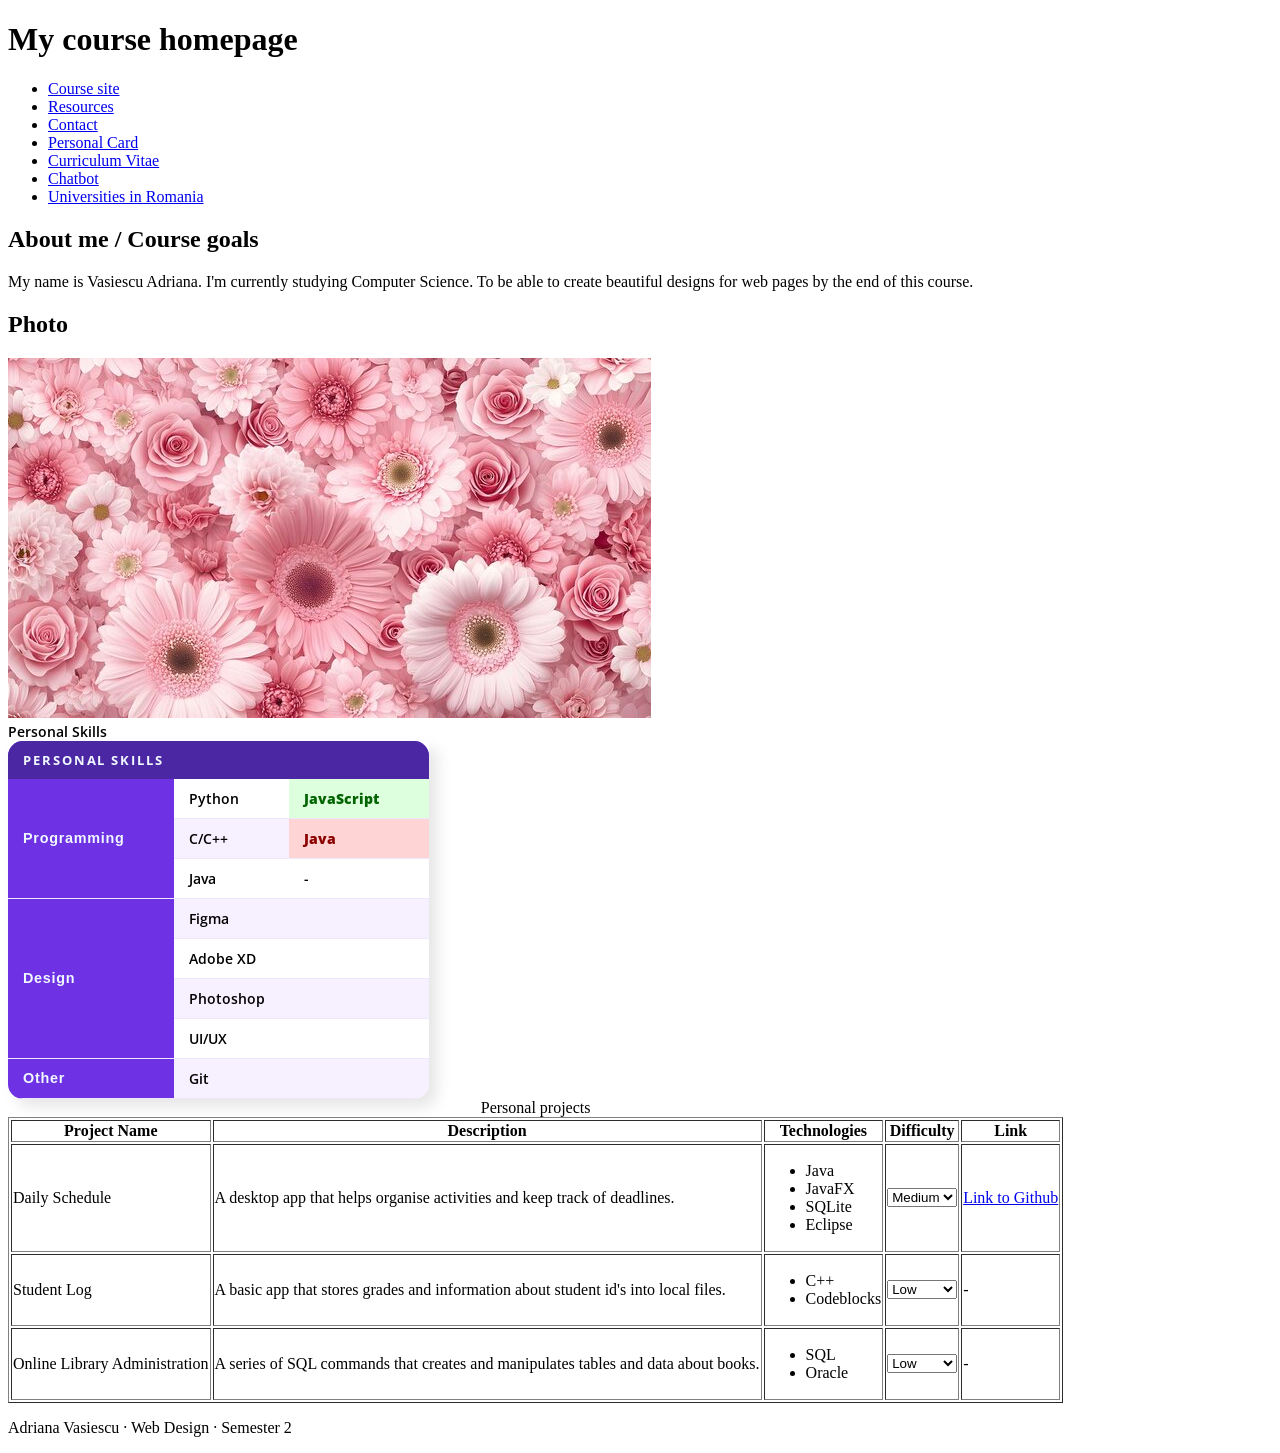
<file: index.html>
<!DOCTYPE html>
<html lang="en">
<head>
  <link rel="preconnect" href="https://fonts.googleapis.com">
  <link rel="preconnect" href="https://fonts.gstatic.com" crossorigin>
  <link href="https://fonts.googleapis.com/css2?family=Open+Sans:ital,wght@0,300..800;1,300..800&display=swap" rel="stylesheet">
  <meta charset="UTF-8">
  <meta name="viewport" content="width=device-width">
  <title>Course homepage - Heading hierarchy example</title>
  <link rel="stylesheet" href="style.css">
   <style>
    table.skill-display thead {
        font-size: 0.8rem;
        background-color: rgb(111, 49, 228);
        
    }
  </style>
</head>
<body>
  <header>
    <h1>My course homepage</h1>
  </header>
  <nav aria-label="Main navigation">
    <ul>
      <li><a href="https://stefaniga.github.io/ewd-uvt-2026/lecture-1/">Course site</a></li>
      <li><a href="https://stefaniga.github.io/ewd-uvt-2026/labs/">Resources</a></li>
      <li><a href="contact.html">Contact</a> </li>
      <li><a href="card.html">Personal Card</a></li>
      <li><a href="cv.html">Curriculum Vitae</a></li>
      <li><a href ="chatbot.html">Chatbot</a> </li>
      <li><a href="universities.html">Universities in Romania</a> </li>
    </ul>
  </nav>
  <main id="main-content">
    <section>
      <h2>About me / Course goals</h2>
      <p>My name is Vasiescu Adriana. I'm currently studying Computer Science. To be able to create beautiful designs for web pages by the end of this course.</p>
    </section>
    <section>
      <h2>Photo</h2>
      <img src="360_F_1259180121_rKxqQ3axerj2dqdNRu1DFFnIy3X4XsMe.jpg" alt="A decorative picture with an assortment of pastel pink flowers for a cozy vibe.">
    </section>

    <table class="skill-display">
    <caption style="text-align: left;">Personal Skills</caption>
    <thead>
        <tr>
            <th scope="col" colspan="3" style="background-color: #4c27a4; text-transform: uppercase; letter-spacing: 0.15em;">Personal Skills</th>
        </tr>
    </thead>
    <tbody>
        <tr>
            <th scope="row" rowspan="3">Programming</th>
            <td>Python</td>
            <td style="background-color: #deffde; font-weight: bolder; color: darkgreen;">JavaScript</td>
        </tr>
        <tr>
            <td>C/C++</td>
            <td style="background-color: #ffd4d4; font-weight: bolder; color: darkred;">Java</td>
        </tr>
        <tr>
            <td>Java</td>
            <td>-</td>
        </tr>
        <tr>
            <th scope="row" rowspan="4">Design</th>
            <td colspan="2">Figma</td>
        </tr>
        <tr>
            <td colspan="2">Adobe XD</td>
        </tr>
        <tr>
            <td colspan="2">Photoshop</td>
        </tr>
        <tr>
            <td colspan="2">UI/UX</td>
        </tr>
        <tr>
            <th scope="row">Other</th>
            <td colspan="2">Git</td>
        </tr>
    </tbody>
  </table>

  <table border="1">
      <caption>Personal projects</caption>
      <thead>
        <tr>
          <th scope="col">Project Name</th>
          <th scope="col">Description</th>
          <th scope="col">Technologies</th>
          <th scope="col">Difficulty</th>
          <th scope="col">Link</th>
        </tr>
      </thead>

      <tbody>
        <tr>
          <td>Daily Schedule</td>
          <td>A desktop app that helps organise activities and keep track of deadlines.</td>
          <td>
            <ul>
              <li>Java</li>
              <li>JavaFX</li>
              <li>SQLite</li>
              <li>Eclipse</li>
            </ul>
          </td>
          <td>
            <select name="difficulty">
              <option value="low">Low</option>
              <option value="medium" selected>Medium</option>
              <option value="high">High</option>
            </select>
          </td>
          <td><a href="https://github.com/Programare-III-2025-2026/p3-proiect-gr8-4dr1-R.git">Link to Github</a></td>
        </tr>
        <tr>
          <td>Student Log</td>
          <td>A basic app that stores grades and information about student id's into local files.</td>
          <td>
            <ul>
              <li>C++</li>
              <li>Codeblocks</li>
            </ul>
          </td>
          <td><select name="difficulty">
                <option value="low" selected>Low</option>
                <option value="medium">Medium</option>
                <option value="high">High</option>
              </select>
          </td>
          <td>-</td>
        </tr>
        <tr>
          <td>Online Library Administration</td>
          <td>A series of SQL commands that creates and manipulates tables and data about books.</td>
          <td>
            <ul>
              <li>SQL</li>
              <li>Oracle</li>
            </ul>
          </td>
          <td><select name="difficulty">
                <option value="low" selected>Low</option>
                <option value="medium">Medium</option>
                <option value="high">High</option>
              </select>
          </td>
          <td>-</td>
        </tr>

      </tbody>

  </table>

  </main>
  <footer>
    <p>Adriana Vasiescu · Web Design · Semester 2</p>
  </footer>
</body>
</html>
</file>
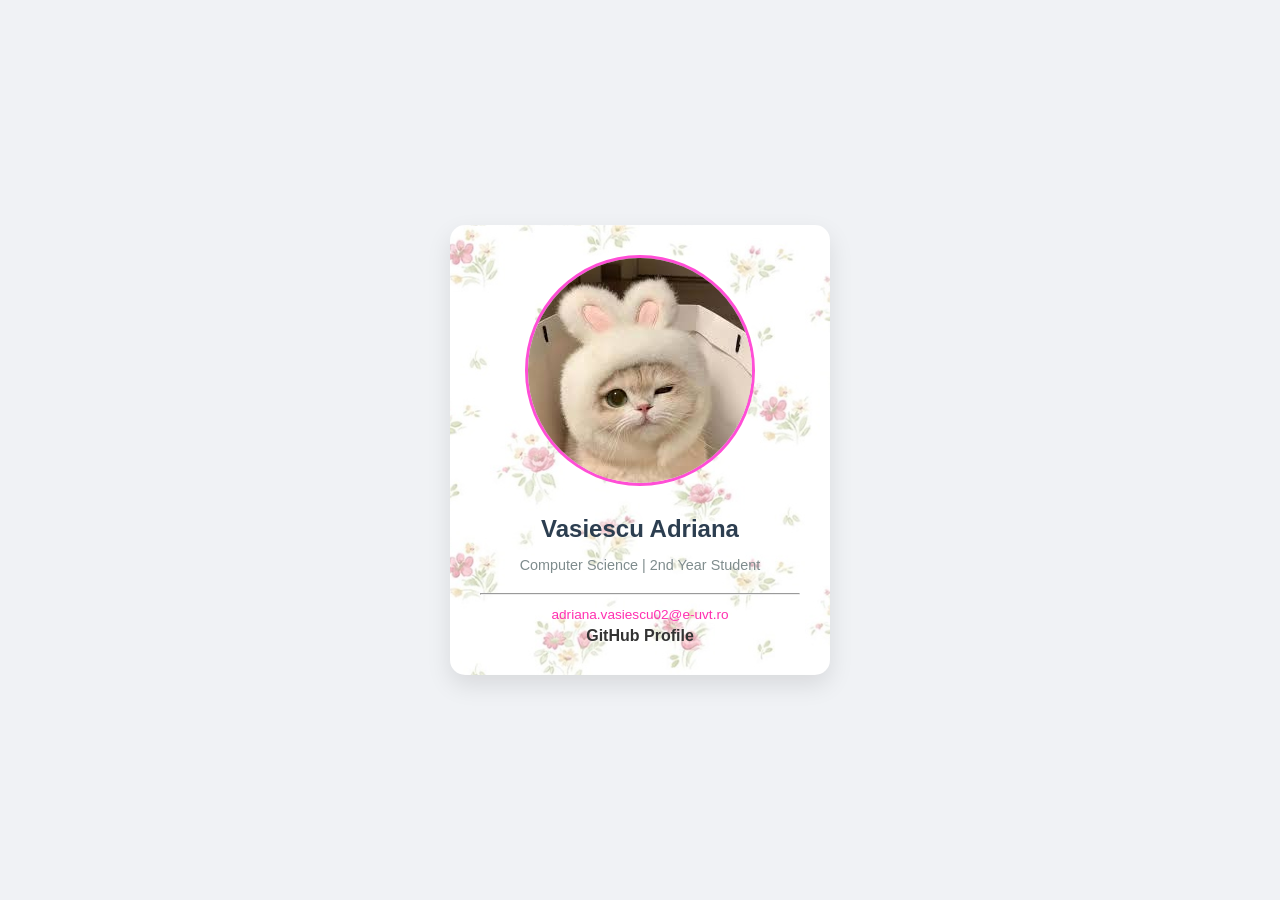
<file: card.html>
<!DOCTYPE html>
<html lang="en">
<head>
    <meta charset="UTF-8">
    <meta name="viewport" content="width=device-width">
    <title>Personal Card</title>
    <link rel="stylesheet" href="card.css">
</head>
<body>

    <div id="main-card" class="card-container">
        
        <img src="images.jpg" alt="Profile Picture" id="profile-img">
        
        <h1 class="text-primary">Vasiescu Adriana</h1>
        
        <p class="text-secondary"> Computer Science | 2nd Year Student</p>
        
        <hr>

        <div class="links-section">
            <a href="mailto:adriana.vasiescu02@e-uvt.ro" class="contact-link">adriana.vasiescu02@e-uvt.ro</a>
            <br>
            <a href="https://github.com/4dr1-R" id="github-url">GitHub Profile</a>
        </div>
        
    </div>

</body>
</html>
</file>
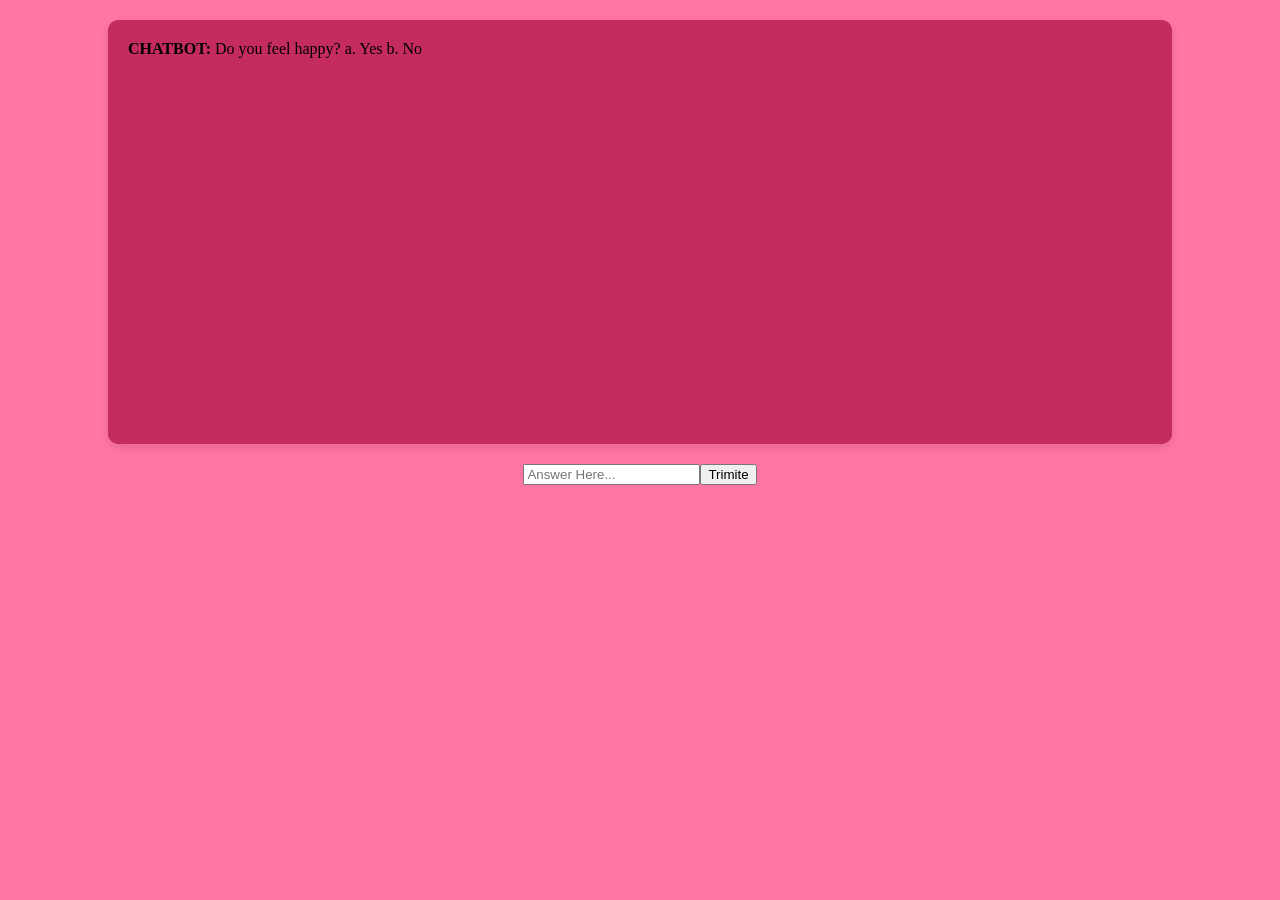
<file: chatbot.html>
<!DOCTYPE html>
<html lang="en">
<head>
    <meta charset="UTF-8">
    <meta name="viewport" content="width=device-width, initial-scale=1.0">
    <title>Chatbot</title>
    <link rel="stylesheet" href="chatbot.css">
</head>
<body>
    <div class="chat-container" id="chat-container">
    </div>
    <form id="chat-form">
        <input type="text" id="user-input" placeholder="Answer Here...">
        <button type="submit">Trimite</button>
    </form>
    <script src="chatbot.js"></script>
</body>
</html>
</file>
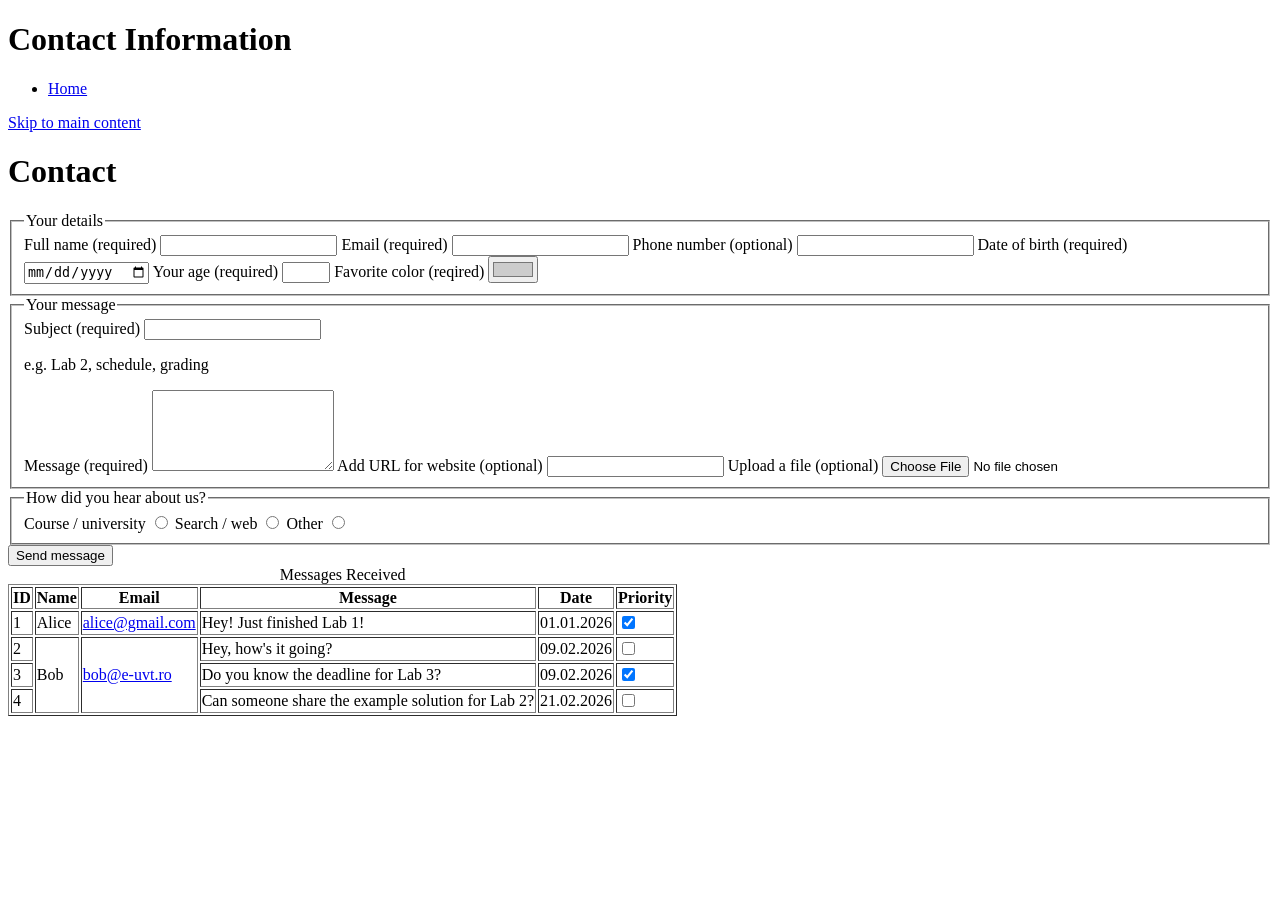
<file: contact.html>
<!DOCTYPE html>
<html lang="en">
<head>
  <meta charset="UTF-8">
  <meta name="viewport" content="width=device-width">
  <title>Contact Information</title>
</head>
<body>
    <header>
        <h1>Contact Information</h1>
    </header>
    
    <nav aria-label="Main navigation">
        <ul>
            <li><a href="index.html">Home</a></li>
        </ul>
    </nav>
    <a href="#main-content" class="skip-link">Skip to main content</a>
    <main id="main-content">
        <h1>Contact</h1>
        <div>
            <form method="post" action="#" aria-label="Contact form" id="contactForm">
            <fieldset>
                    <legend>Your details</legend>
                    <label for="name">Full name (required)</label>
                    <input type="text" id="name" name="name" required>
                    <label for="email">Email (required)</label>
                    <input type="email" id="email" name="email" required>
                    <label for="phone">Phone number (optional)</label>
                    <input type="tel" id="phone" name="phone"> 
                    <label for="dob">Date of birth (required)</label>
                    <input type="date" id="dob" required>
                    <label for="age">Your age (required)</label>
                    <input type="number" min="18" max="60" id="age" required>
                    <label for="favColor">Favorite color (reqired)</label>
                    <input type="color" id="favColor" required value="#cccccc">

            </fieldset>
            <fieldset>
                    <legend>Your message</legend>
                    <label for="subject">Subject (required)</label>
                    <input type="text" id="subject" name="subject" required aria-describedby="subject-hint">
                    <p id="subject-hint" class="form-hint">e.g. Lab 2, schedule, grading</p>
                    <label for="msg">Message (required)</label>
                    <textarea id="msg" name="message" rows="5" required></textarea>
                    <label for="website">Add URL for website (optional)</label>
                    <input type="url" id="website">
                    <label for="fileUpload">Upload a file (optional)</label>
                    <input type="file" id="fileUpload" accept=".pdf,.docx">
                    
            </fieldset>
            <fieldset>
                    <legend>How did you hear about us?</legend>
                    <label for="hear-course">Course / university</label>
                    <input type="radio" id="hear-course" name="hear" value="course" required>
                    <label for="hear-search">Search / web</label>
                    <input type="radio" id="hear-search" name="hear" value="search">
                    <label for="hear-other">Other</label>
                    <input type="radio" id="hear-other" name="hear" value="other">
            </fieldset>
            <button type="submit">Send message</button>
            </form>
        </div>

    <table border="1">
        <caption>Messages Received</caption>
        <tr>
            <th scope="col">ID</th>
            <th scope="col">Name</th>
            <th scope="col">Email</th>
            <th scope="col">Message</th>
            <th scope="col">Date</th>
            <th scope="col">Priority</th>
        </tr>
        <tr>
            <td>1</td>
            <td>Alice</td>
            <td><a href="mailto:alice@gmail.com">alice@gmail.com</a></td>
            <td>Hey! Just finished Lab 1!</td>
            <td>01.01.2026</td>
            <td><input type="checkbox" checked></td>
        </tr>
        <tr>
            <td>2</td>
            <td rowspan="3">Bob</td>
            <td rowspan="3"><a href="mailto:bob@e-uvt.ro">bob@e-uvt.ro</a></td>
            <td>Hey, how's it going?</td>
            <td>09.02.2026</td>
            <td><input type="checkbox"></td>
        </tr>
        <tr>
            <td>3</td>
            <td>Do you know the deadline for Lab 3?</td>
            <td>09.02.2026</td>
            <td><input type="checkbox" checked></td>
        </tr>
        <tr>
            <td>4</td>
            <td>Can someone share the example solution for Lab 2?</td>
            <td>21.02.2026</td>
            <td><input type="checkbox"></td>
        </tr>

    </table>
    </main>
    <footer>

    </footer>
    <script src="contact.js"></script>
</body>
</html>
</file>
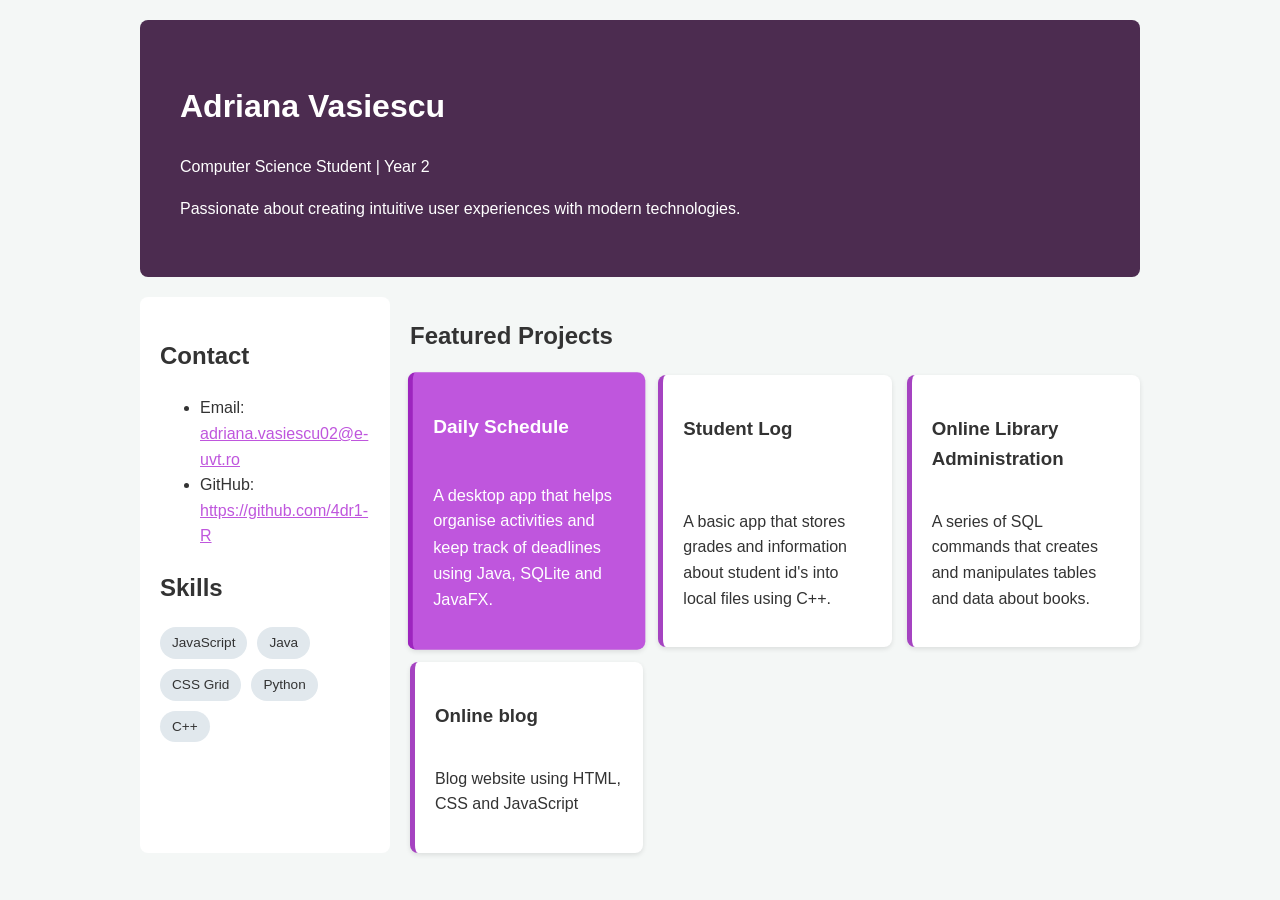
<file: cv.html>
<!DOCTYPE html>
<html lang="en">
<head>
    <meta charset="UTF-8">
    <meta name="viewport" content="width=device-width">
    <title>Personal CV</title>
    <link rel="stylesheet" href="style.css">
</head>
<body class="cv-body">

    <div class="cv-container">
        <header class="profile">
            <h1>Adriana Vasiescu</h1>
            <p>Computer Science Student | Year 2</p>
            <p class="description">Passionate about creating intuitive user experiences with modern technologies.</p>
        </header>

        <aside class="sidebar">
            <section class="contact-info">
                <h2>Contact</h2>
                <ul>
                    <li>Email: <a href="mailto:adriana.vasiescu02@e-uvt.ro" class="links">adriana.vasiescu02@e-uvt.ro </a></li>
                    <li>GitHub: <a href="https://github.com/4dr1-R" class="links">https://github.com/4dr1-R</a></li>
                </ul>
            </section>

            <section class="skills">
                <h2>Skills</h2>
                <div class="skill-tags">
                    <span>JavaScript</span>
                    <span>Java</span>
                    <span>CSS Grid</span>
                    <span>Python</span>
                    <span>C++</span>
                </div>
            </section>
        </aside>

        <main class="projects-section">
            <h2>Featured Projects</h2>
            <div class="projects-grid">
                <div class="card featured-card">
                    <h3>Daily Schedule</h3>
                    <p>A desktop app that helps organise activities and keep track of deadlines using Java, SQLite and JavaFX.</p>
                </div>
                <div class="card">
                    <h3>Student Log</h3>
                    <p>A basic app that stores grades and information about student id's into local files using C++.</p>
                </div>
                <div class="card">
                    <h3>Online Library Administration</h3>
                    <p>A series of SQL commands that creates and manipulates tables and data about books.</p>
                </div>

                 <div class="card">
                    <h3>Online blog</h3>
                    <p>Blog website using HTML, CSS and JavaScript</p>
                </div>
            </div>
        </main>
    </div>

</body>
</html>
</file>
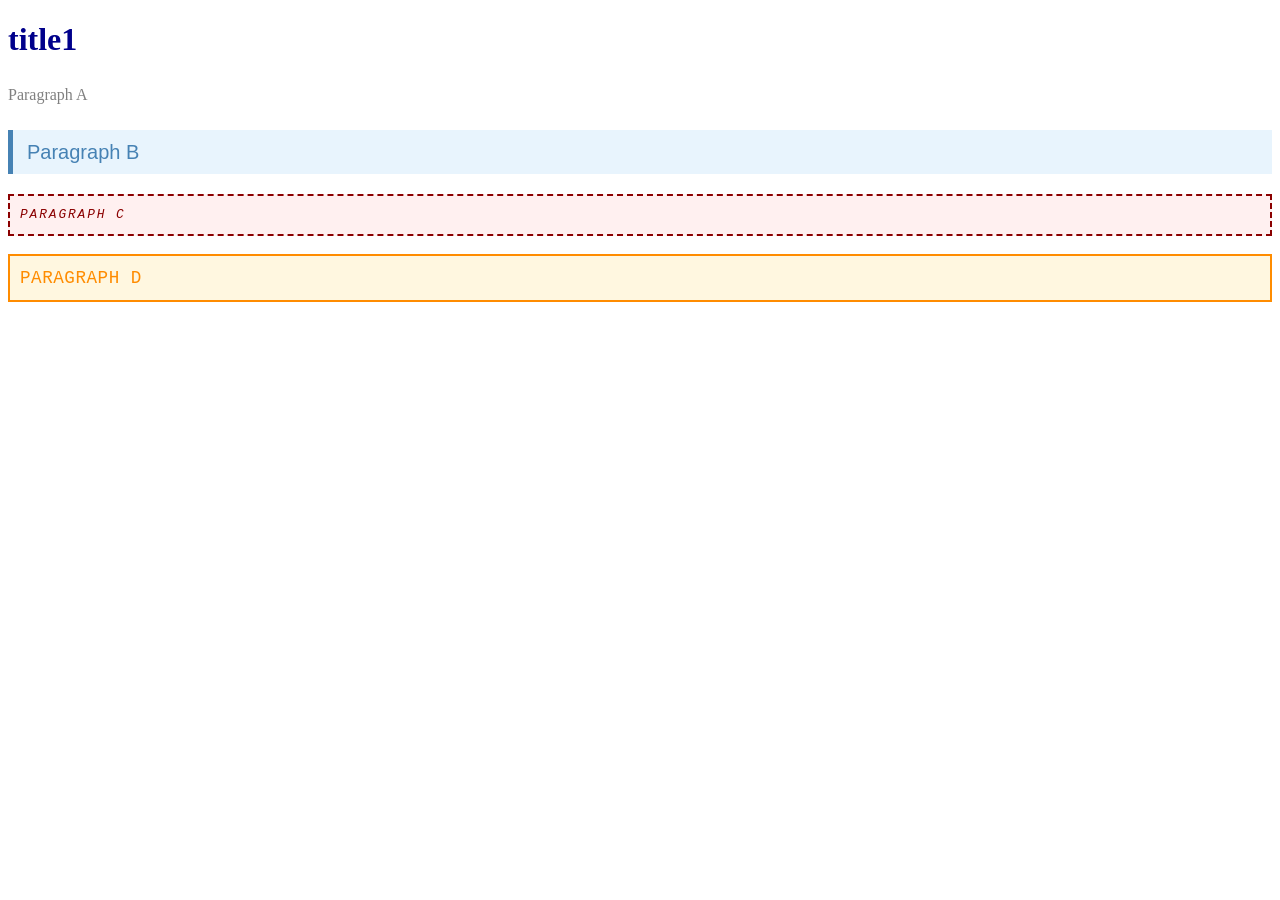
<file: specificity.html>
<!DOCTYPE html>
<html lang="en">
<head>
    <meta charset="UTF-8">
    <title>Specificity Game</title>
    <link rel="stylesheet" href="style.css">
    <style>
        h1 {
            color: darkblue;
        }

        p {
            color: gray;
            font-size: 1rem;
            font-family: Georgia, serif;
            line-height: 1.4;
            padding: 4px 0;
        }

        .info {
            color: steelblue;
            font-size: 1.25rem;
            background-color: #e8f4fd;
            padding: 8px 14px;
            border-left: 5px solid steelblue;
            font-family: Arial, sans-serif;
        }

        #warning {
            color: darkred;
            font-size: 0.8rem;
            font-style: italic;
            text-transform: uppercase;
            letter-spacing: 0.15em;
            border: 2px dashed darkred;
            padding: 10px;
            background-color: #fff0f0;
            font-family: 'Courier New', monospace;
        }

        #warning.info {
            color: darkorange;
            background-color: #fff7e0;
            border: 2px solid darkorange;
            font-size: 1.1rem;
            font-style: normal;
            letter-spacing: 0.03em;
        }
    </style>
</head>
<body>
    <h1>title1</h1>

    <p>Paragraph A</p>

    <p class="info">Paragraph B</p>

    <p id="warning">Paragraph C</p>

    <p class="info" id="warning">Paragraph D</p>

</body>
</html>
</file>
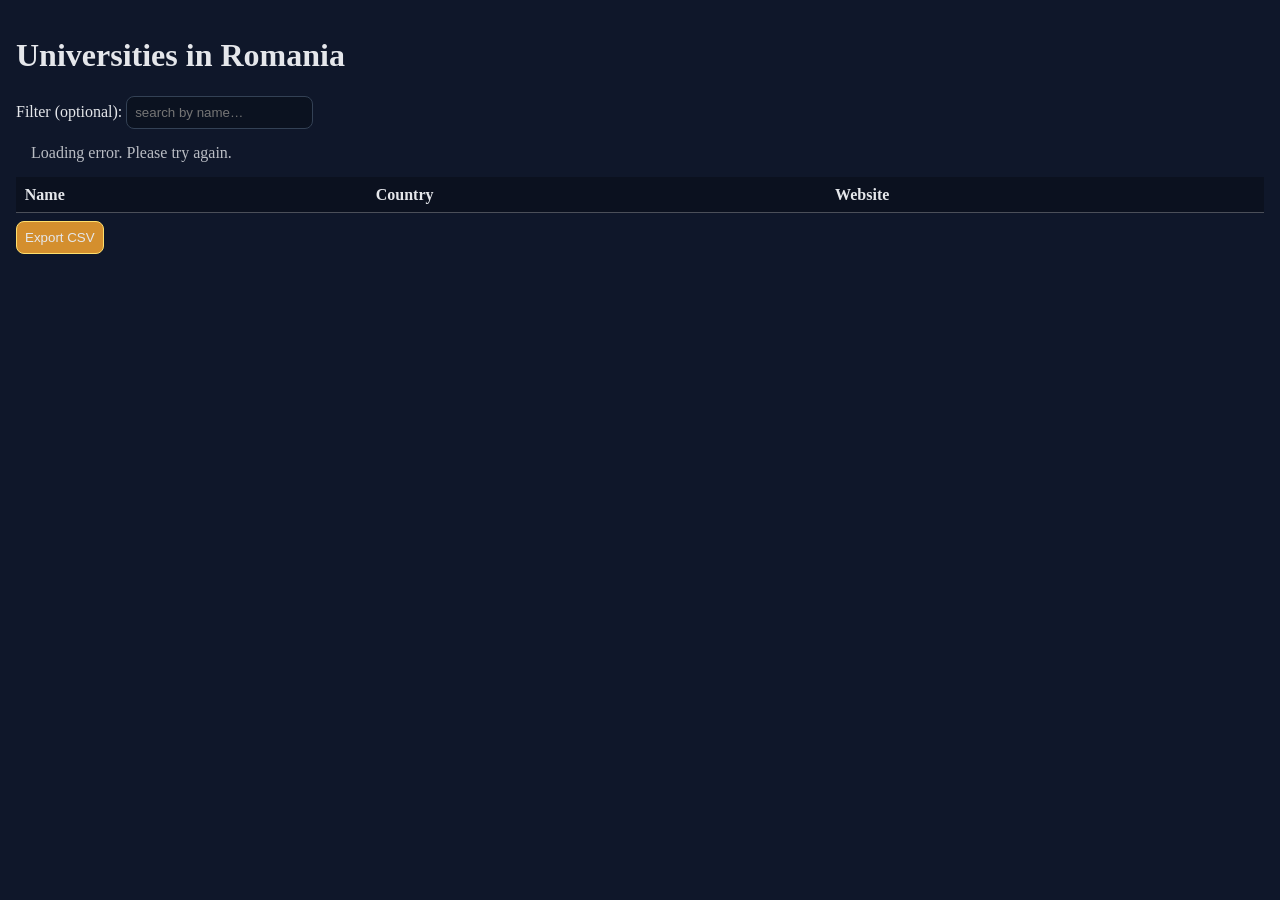
<file: universities.html>
<!DOCTYPE html>
<html lang="en">
<head>
  <meta charset="UTF-8">
  <meta name="viewport" content="width=device-width">
  <title>Universities in Romania</title>
  <link rel="stylesheet" href="universities.css">
</head>

<body>
    <div>
        <h1>Universities in Romania</h1>
        <label for="q">Filter (optional):</label>
        <input id="q" placeholder="search by name…" />

        <div id="status" class="status"></div>

        <table>
            <thead>
            <tr>
                <th>Name</th>
                <th>Country</th>
                <th>Website</th>
            </tr>
            </thead>
            <tbody id="tbody"></tbody>
        </table>
    </div>

    <button id="exportCsv">Export CSV</button>

    <script src="universities.js"></script>
</body>
</html>
</file>
<file: style.css>
h1.test{
    color: #6dffce;
   font-style:italic;
   padding: 10px; 
}


.skill-display {
    border-collapse: separate;
    border-spacing: 0;
    overflow: hidden;
    font-family:'Open Sans', sans-serif;
    font-size: 0.9rem;
    font-weight: 600;
    border-bottom-left-radius: 15px;
    border-bottom-right-radius: 15px;
    box-shadow: 8px 8px 15px rgba(0, 0, 0, 0.1);
}


.skill-display thead tr:first-child th:first-child {
    border-top-left-radius: 15px;
}

.skill-display thead tr:first-child th:last-child {
    border-top-right-radius: 15px;
}


.skill-display th {
    background-color: rgb(111, 49, 228);
    color: aliceblue;
    text-align: left;  
    padding: 10px 50px 10px 15px; 
    letter-spacing: 0.05em;
}

.skill-display tbody tr:nth-child(even) {
    background-color: #f7f1ff;

}

.skill-display tbody td, .skill-display tbody th {
    border-bottom: 1px solid #eee8ff;
    padding: 10px 50px 10px 15px;     
}

.skill-display tbody th {
    font-family: Arial, Helvetica, sans-serif;
}



/*styling for CV.HTML*/

.cv-body {
    font-family: 'Segoe UI', Tahoma, Geneva, Verdana, sans-serif;
    background-color: #f4f7f6;
    color: #333;
    line-height: 1.6;
    margin: 0;
    padding: 20px;
}

.cv-container {
    display: grid;
    max-width: 1000px;
    margin: 0 auto;
    gap: 20px;
    grid-template-areas: 
        "header header"
        "sidebar main";
    grid-template-columns: 250px 1fr;
}

.profile { grid-area: header; background: #4c2c50; color: white; padding: 40px; border-radius: 8px; }
.sidebar { grid-area: sidebar; background: #fff; padding: 20px; border-radius: 8px; }
.projects-section { grid-area: main; }


.projects-grid {
    display: grid;
    grid-template-columns: repeat(auto-fit, minmax(200px, 1fr));
    gap: 15px;
}


.card {
    background: white;
    padding: 20px;
    border-radius: 8px;
    border-left: 5px solid #a543c1;
    display: flex; 
    flex-direction: column;
    justify-content: space-between;
    box-shadow: 0 2px 5px rgba(0,0,0,0.1);
}


.featured-card {
    background: #bf56dd;
    color: white;
    border-left: 5px solid #9d25be;
    transform: scale(1.02);
}

.skill-tags {
    display: flex;
    flex-wrap: wrap;
    gap: 10px;
    margin-top: 10px;
}

.skill-tags span {
    background: #e1e8ed;
    padding: 5px 12px;
    border-radius: 20px;
    font-size: 0.85rem;
}

.links {
    color: #bf56dd;
}
</file>
<file: card.css>
body {
    background-color: #f0f2f5;
    font-family: 'Segoe UI', Tahoma, Geneva, Verdana, sans-serif;
    display: flex;
    justify-content: center;
    align-items: center;
    height: 100vh;
    margin: 0;
}

img {
    border-radius: 50%;
    border: 3px solid #ff4ed6;
    margin-bottom: 15px;
}


#main-card {
    background-color: #ffffff;
    width: 320px;
    padding: 30px;
    text-align: center;
    border-radius: 15px;
    box-shadow: 0 10px 25px rgba(0, 0, 0, 0.1);
    background-image: linear-gradient(rgba(255, 255, 255, 0.24), hsla(0, 0%, 100%, 0.24)), url('flower_bg.jpeg');
    background-size: cover;
    background-position: center;
    overflow: hidden;
}

#github-url {
    text-decoration: none;
    font-weight: bold;
    color: #333;
}


.text-primary {
    color: #2c3e50;
    margin: 10px 0 5px 0;
    font-size: 1.5rem;
}

.text-secondary {
    color: #7f8c8d;
    font-size: 0.9rem;
    margin-bottom: 20px;
}

.contact-link {
    text-decoration: none;
    color: #ff30b0;
    font-size: 0.85rem;
    line-height: 1.8;
}

.contact-link:hover {
    text-decoration: underline;
}

#github-url:hover {
    color: #ff0077;
    text-shadow: 0 0 8px #ff00735d;
    display: inline-block;

}
</file>
<file: chatbot.css>
/* CSS styles */
body {
    background-color:#ff75a3;
    display: flex;
    justify-content: center;
    align-items: center;
    height: auto;
    margin: 20px;
    flex-direction: column;
}

.chat-container {
    max-width:80vw;
    width: 100%;
    height: 30vw;
    padding: 20px;
    background-color: #c42b5e;
    border-radius:10px;
    box-shadow: 0 4px 8px rgba(0, 0, 0, 0.1);
    margin-bottom: 20px;
    overflow-y: auto;
}

.message {
    margin-bottom: 20px;
}

#chat-form {
    display: flex;
}
</file>
<file: universities.css>
body {
    margin: 0;
    padding: 16px;
    background: #0f172a;
    color: #e5e7eb;
}

.status {
    opacity: .8;
    margin: 15px;
}

input {
    padding: .5rem;
    border-radius: .5rem;
    border: 1px solid #334155;
    background: #0b1220;
    color: #e5e7eb;
}

table {
    width: 100%;
    border-collapse: collapse;
    margin-top: 8px;
    background: #0b111f;
}

th, td {
    padding: .55rem;
    border-bottom: 1px solid #fffcfc43;
    text-align: left;
    vertical-align: top;
}

td a {
    color: #a7f3d0;
    text-decoration: none;
}

td a:hover {
    text-decoration: underline;
}

#exportCsv {
    margin-top: 8px;
    padding: .5rem;
    border-radius: .5rem;
    border: 1px solid #ffdf6c;
    background: #d48f2e;
    color: #e5e7eb;
}

#exportCsv:active {
    background: #ffac37;
}
</file>
